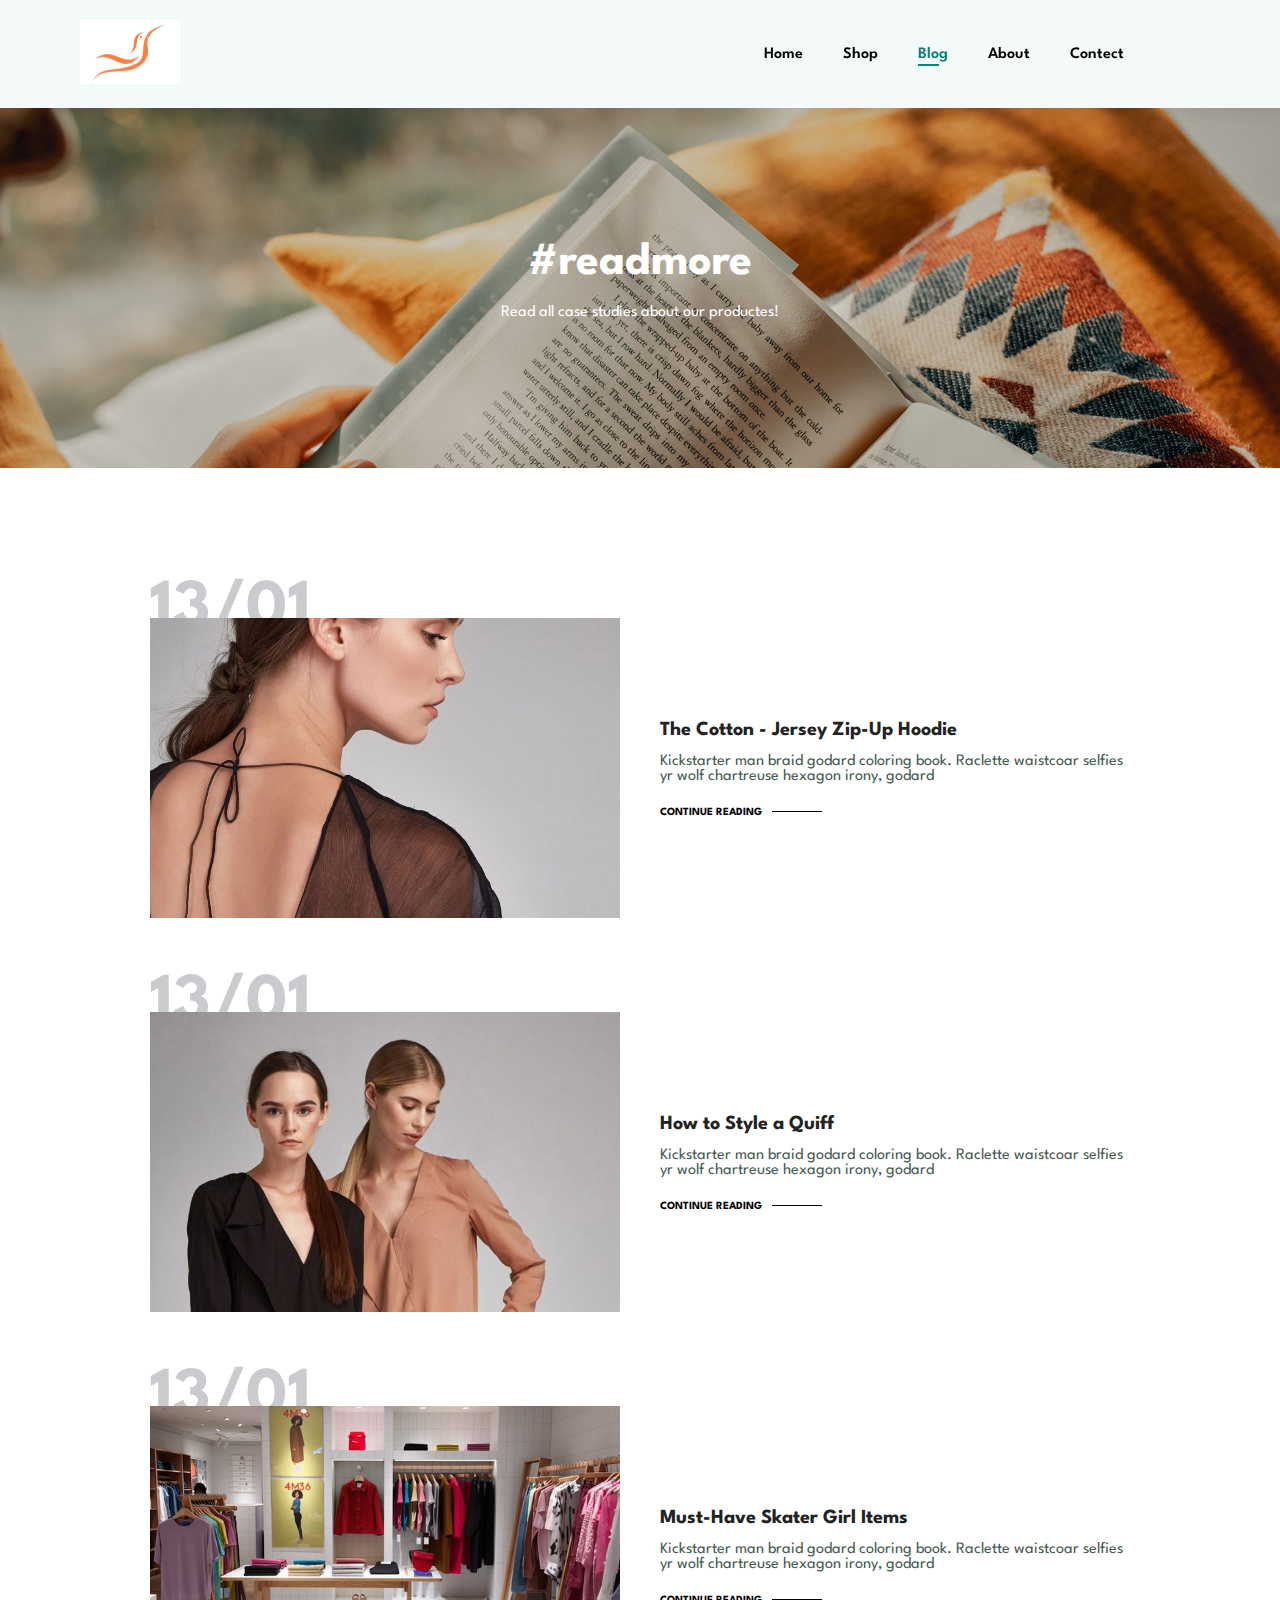
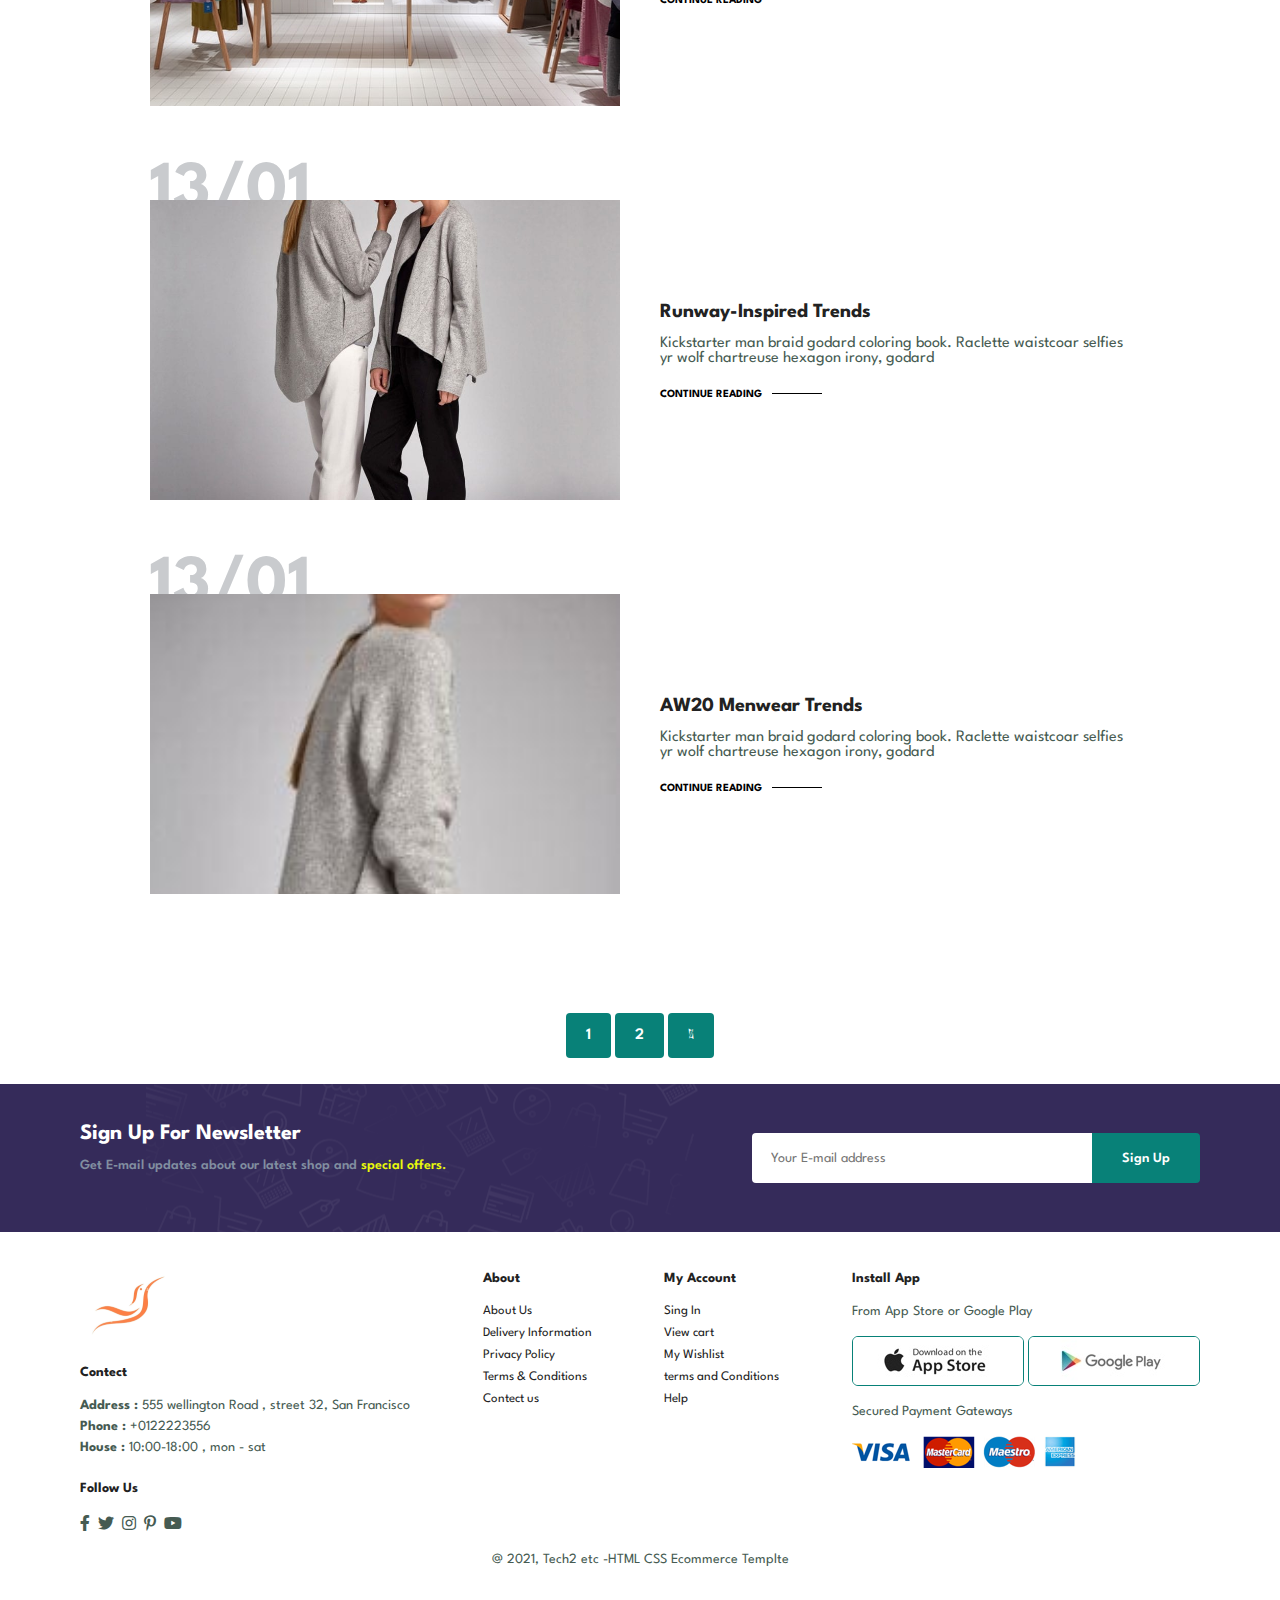
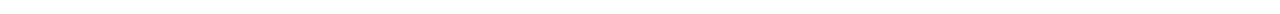
<file: blog.html>
<!DOCTYPE html>
<html lang="en">

    <head>
        <meta charset="UTF-8">
        <meta http-equiv="X-UA-Compatible" content="IE=edge">
        <meta name="viewport" content="width=device-width, initial-scale=1.0">
        <title>Tech2etc Ecommerce Tutorial</title>
        <link rel="stylesheet" href="https://pro.fontawesome.com/releases/v5.10.0/css/all.css" />

        <link rel="stylesheet" href="style.css">
    </head>

    <body>
        <section id="header">
            <a href="#"><img src="img/logo.png" class="logo" alt=""></a>
            <div>
                <ul id="navbar">
             
                    <li><a href="index.html">Home</a></li>
                    <li><a  href="shop.html">Shop</a></li>
                    <li><a class="active" href="blog.html">Blog</a></li>
                    <li><a href="about.html">About</a></li>
                    <li><a href="contact.html">Contect</a></li>
                    <li id="lg-bag"><a href="cart.html"><i class="far fa-shopping-bag"></i></a></li>
                    <a href="#" id="close"><i class="far fa-times"></i></a>
                </ul>
            </div>
            <div id="mobile">
                <a href="cart.html"><i class="far fa-shopping-bag"></i></a>
                <i id="bar" class="fas fa-outdent"></i>
                
            </div>
        </section>

        <section id="page-header" class="blog-header">
            <h2>#readmore</h2>
            <p>Read all case studies about our productes! </p>
        </section>

      <section id="blog"> 
        <div class="blog-box">
            <div class="blog-img">
            <img src="img/blog/b1.jpg" alt="">
        </div>
            <div class="blog-details"> 
                <h4>The Cotton - Jersey Zip-Up Hoodie</h4>
                <p>Kickstarter man braid godard coloring book. Raclette waistcoar selfies yr wolf chartreuse hexagon irony, godard</p>
                <a href="#">CONTINUE READING</a>
           
            </div>
            <h1> 13/01</h1>
        </div>

        <div class="blog-box">
            <div class="blog-img">
            <img src="img/blog/b2.jpg" alt="">
        </div>
            <div class="blog-details"> 
                <h4>How to Style a Quiff</h4>
                <p>Kickstarter man braid godard coloring book. Raclette waistcoar selfies yr wolf chartreuse hexagon irony, godard</p>
                <a href="#">CONTINUE READING</a>
           
            </div>
            <h1> 13/01</h1>
        </div>

        <div class="blog-box">
            <div class="blog-img">
            <img src="img/blog/b3.jpg" alt="">
        </div>
            <div class="blog-details"> 
                <h4>Must-Have Skater Girl Items</h4>
                <p>Kickstarter man braid godard coloring book. Raclette waistcoar selfies yr wolf chartreuse hexagon irony, godard</p>
                <a href="#">CONTINUE READING</a>
           
            </div>
            <h1> 13/01</h1>
        </div>

        <div class="blog-box">
            <div class="blog-img">
            <img src="img/blog/b4.jpg" alt="">
        </div>
            <div class="blog-details"> 
                <h4>Runway-Inspired Trends</h4>
                <p>Kickstarter man braid godard coloring book. Raclette waistcoar selfies yr wolf chartreuse hexagon irony, godard</p>
                <a href="#">CONTINUE READING</a>
           
            </div>
            <h1> 13/01</h1>

           
        </div><div class="blog-box">
            <div class="blog-img">
            <img src="img/blog/b5.jpg" alt="">
        </div>
            <div class="blog-details"> 
                <h4>AW20 Menwear Trends</h4>
                <p>Kickstarter man braid godard coloring book. Raclette waistcoar selfies yr wolf chartreuse hexagon irony, godard</p>
                <a href="#">CONTINUE READING</a>
           
            </div>
            <h1> 13/01</h1>
           
        </div>
      </section> 

        <section id="pagination" class="section-p1">
          <a href="#">1</a>
          <a href="#">2</a>
          <a href="#"><i class="fal fa-long-arrow-alt-right"></i></a>
        </section>

        <section id="newsletter" class="section-p1 .section-m1">
            <div class="newstext"> 
               <h4>Sign Up For Newsletter</h4>
               <p>Get E-mail updates about our latest shop and <span>special offers.</span></p> 
            </div>
            <div class="form">
                <input type="text" placeholder="Your E-mail address">
                <button class="normal">Sign Up</button>
            </div>
        </section>
        
        <footer class="section-p1"> 
            <div class="col">
                <img class="logo" src="img/logo.png" alt="">
                <h4>Contect</h4>
                <p><strong>Address : </strong>555 wellington Road , street 32, San Francisco</p>
                <p><strong>Phone : </strong>+0122223556</p>
                <p><strong>House : </strong>10:00-18:00 , mon - sat</p>
                <div class="follow">
                    <h4>Follow Us</h4>
                    <div class="icon">
                        <i class="fab fa-facebook-f"></i>
                        <i class="fab fa-twitter"></i>
                        <i class="fab fa-instagram"></i>
                        <i class="fab fa-pinterest-p"></i>
                        <i class="fab fa-youtube"></i>
                    </div>
                </div>
            </div>
            <div class="col">
                <h4>About</h4>
                <a href="#">About Us</a>
                <a href="#">Delivery Information</a>
                <a href="#">Privacy Policy</a>
                <a href="#">Terms & Conditions</a>
                <a href="#">Contect us</a>
            </div>
            <div class="col">
                <h4>My Account</h4>
                <a href="#">Sing In</a>
                <a href="#">View cart</a>
                <a href="#">My Wishlist</a>
                <a href="#">terms and Conditions</a>
                <a href="#">Help</a>
            </div>
            <div class="col install">
                <h4>Install App</h4>
                <p>From App Store or Google Play</p>
                <div class="row">
                    <img src="img/pay/app.jpg" alt="">
                    <img src="img/pay/play.jpg" alt="">
                </div>
                <p>Secured Payment Gateways</p>
                <img src="img/pay/pay.png" alt="">
            </div>
            <div class="copyright">
                <p>@ 2021, Tech2 etc -HTML CSS Ecommerce Templte</p>
            </div>
        </footer>


        <script src="script.js"></script>
    </body>

</html>
</file>
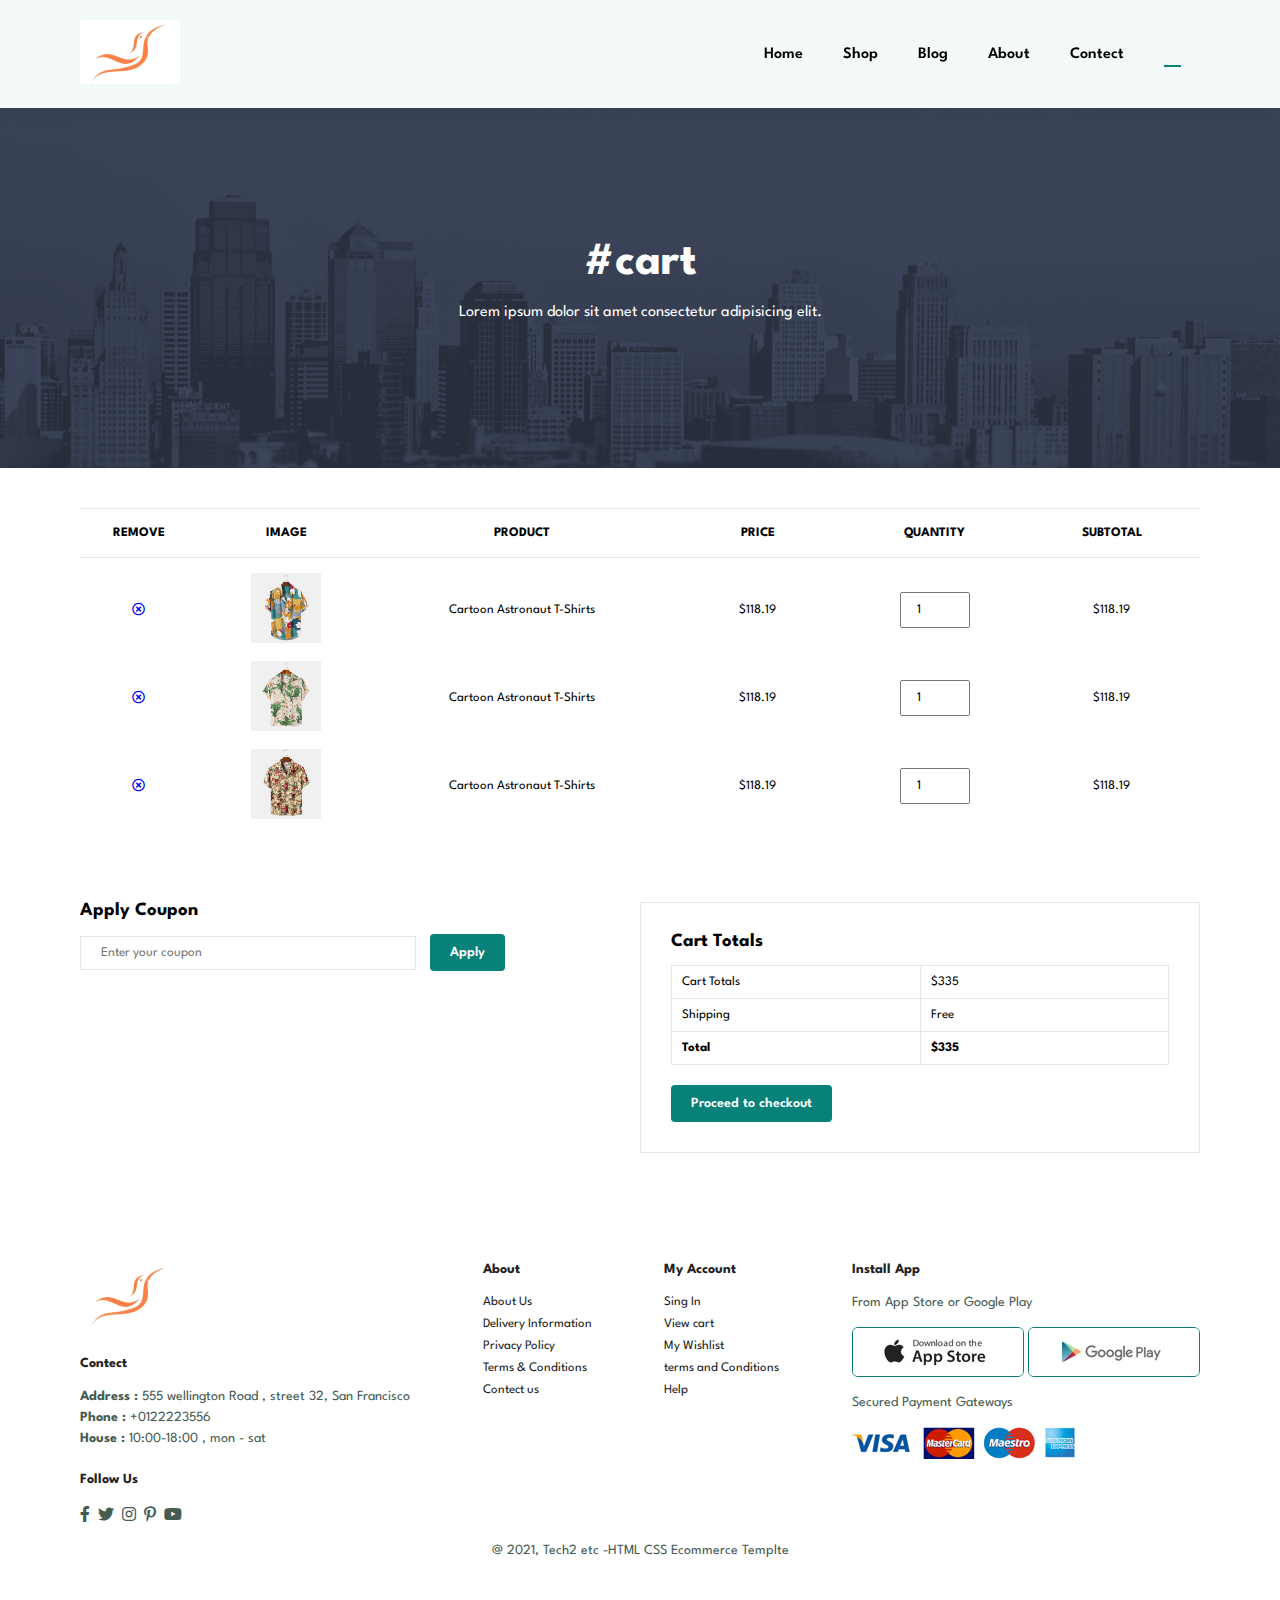
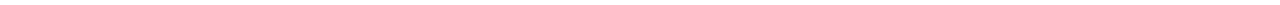
<file: cart.html>
<!DOCTYPE html>
<html lang="en">

    <head>
        <meta charset="UTF-8">
        <meta http-equiv="X-UA-Compatible" content="IE=edge">
        <meta name="viewport" content="width=device-width, initial-scale=1.0">
        <title>Document</title>

        <link rel="stylesheet" href="https://pro.fontawesome.com/releases/v5.10.0/css/all.css" />

        <link rel="stylesheet" href="style.css">
    </head>

    <body>
        <section id="header">
            <a href="#"><img src="img/logo.png" class="logo" alt=""></a>
            <div>
                <ul id="navbar">
             
                    <li><a href="index.html">Home</a></li>
                    <li><a  href="shop.html">Shop</a></li>
                    <li><a  href="blog.html">Blog</a></li>
                    <li><a href="about.html">About</a></li>
                    <li><a href="contact.html">Contect</a></li>
                    <li id="lg-bag"><a class="active" href="cart.html"><i class="far fa-shopping-bag"></i></a></li>
                    <a href="#" id="close"><i class="far fa-times"></i></a>
                </ul>
            </div>
            <div id="mobile">
                <a href="cart.html"><i class="far fa-shopping-bag"></i></a>
                <i id="bar" class="fas fa-outdent"></i>
                
            </div>
            </section>
    
            <section id="page-header" class="about-header">
            <h2>#cart</h2>
            <p>Lorem ipsum dolor sit amet consectetur adipisicing elit.</p>
            </section>

            <section id="cart" class="section-p1">
                <table width="100%">
                    <thead>
                        <tr> 
                            <td>Remove</td>
                            <td>Image</td>
                            <td>Product</td>
                            <td>Price</td>
                            <td>Quantity</td>
                            <td>Subtotal</td>
                        </tr>
                    </thead>
                    <tbody>
                        <tr> 
                            <td><a href="#"><i class="far fa-times-circle"></i></a></td>
                            <td><img src="img/products/f1.jpg" alt=""></td>
                            <td>Cartoon Astronaut T-Shirts</td>
                            <td>$118.19</td>
                            <td><input type="number" value="1"></td>
                            <td>$118.19</td>
                        </tr>
                        <tr> 
                            <td><a href="#"><i class="far fa-times-circle"></i></a></td>
                            <td><img src="img/products/f2.jpg" alt=""></td>
                            <td>Cartoon Astronaut T-Shirts</td>
                            <td>$118.19</td>
                            <td><input type="number" value="1"></td>
                            <td>$118.19</td>
                        </tr>
                        <tr> 
                            <td><a href="#"><i class="far fa-times-circle"></i></a></td>
                            <td><img src="img/products/f3.jpg" alt=""></td>
                            <td>Cartoon Astronaut T-Shirts</td>
                            <td>$118.19</td>
                            <td><input type="number" value="1"></td>
                            <td>$118.19</td>
                        </tr>
                    </tbody>
                </table>
            </section>
        <section id="cart-add" class="section-p1">
            <div id="coupon">
                <h3> Apply Coupon</h3>
                <div>
                    <input type="text" placeholder="Enter your coupon">
                    <button class="normal">Apply</button>
                </div>
            </div>
            <div id="subtotal">
                <h3>Cart Totals</h3>
                <table>
                    <tr>
                        <td>Cart Totals</td>
                        <td>$335</td>
                    </tr>
                    <tr>
                        <td>Shipping</td>
                        <td>Free</td>
                    </tr>
                    <tr>
                        <td><strong>Total</strong></td>
                        <td><strong>$335</strong></td>
                    </tr>
                </table>
                <button class="normal"> Proceed to checkout</button>
            </div>
        </section>
           <footer class="section-p1"> 
            <div class="col">
                <img class="logo" src="img/logo.png" alt="">
                <h4>Contect</h4>
                <p><strong>Address : </strong>555 wellington Road , street 32, San Francisco</p>
                <p><strong>Phone : </strong>+0122223556</p>
                <p><strong>House : </strong>10:00-18:00 , mon - sat</p>
                <div class="follow">
                    <h4>Follow Us</h4>
                    <div class="icon">
                        <i class="fab fa-facebook-f"></i>
                        <i class="fab fa-twitter"></i>
                        <i class="fab fa-instagram"></i>
                        <i class="fab fa-pinterest-p"></i>
                        <i class="fab fa-youtube"></i>
                    </div>
                </div>
            </div>
            <div class="col">
                <h4>About</h4>
                <a href="#">About Us</a>
                <a href="#">Delivery Information</a>
                <a href="#">Privacy Policy</a>
                <a href="#">Terms & Conditions</a>
                <a href="#">Contect us</a>
            </div>
            <div class="col">
                <h4>My Account</h4>
                <a href="#">Sing In</a>
                <a href="#">View cart</a>
                <a href="#">My Wishlist</a>
                <a href="#">terms and Conditions</a>
                <a href="#">Help</a>
            </div>
            <div class="col install">
                <h4>Install App</h4>
                <p>From App Store or Google Play</p>
                <div class="row">
                    <img src="img/pay/app.jpg" alt="">
                    <img src="img/pay/play.jpg" alt="">
                </div>
                <p>Secured Payment Gateways</p>
                <img src="img/pay/pay.png" alt="">
            </div>
            <div class="copyright">
                <p>@ 2021, Tech2 etc -HTML CSS Ecommerce Templte</p>
            </div>
           </footer>

        <script src="script.js"></script>

    </body>

</html>
</file>
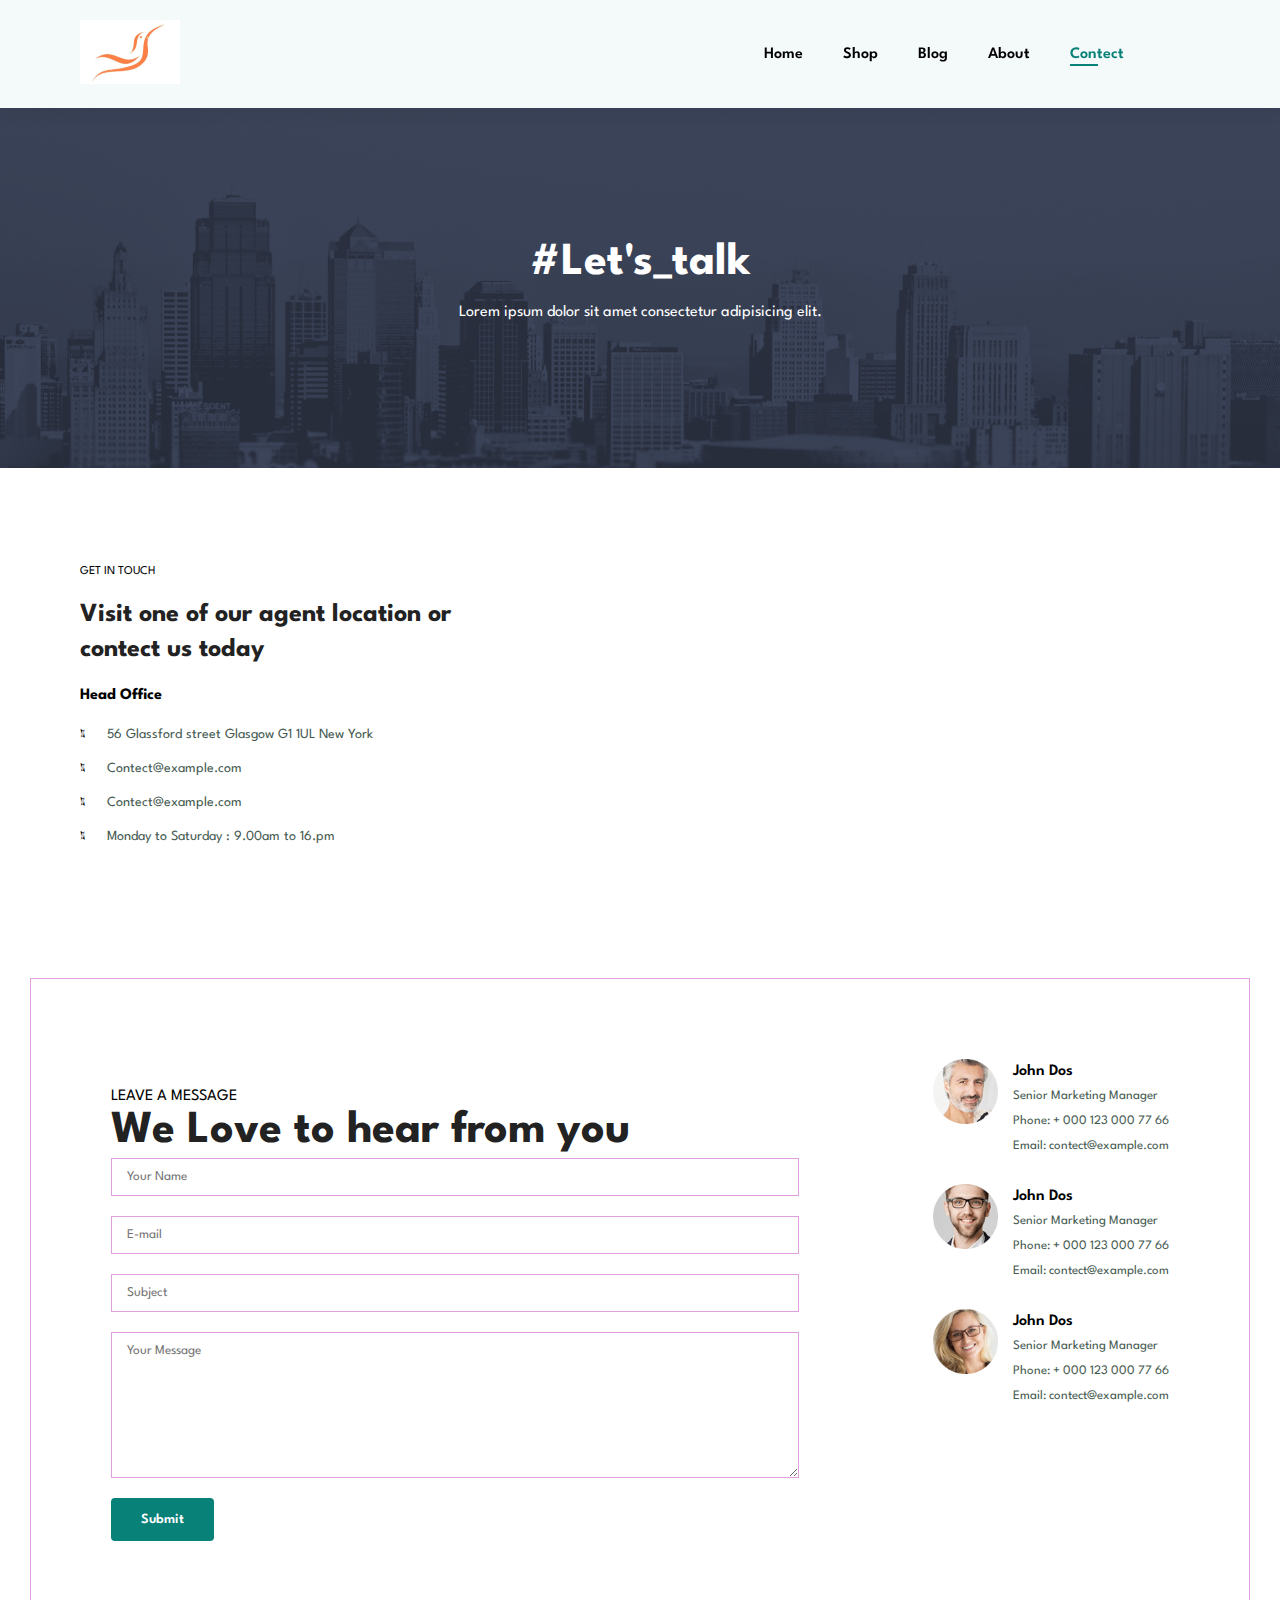
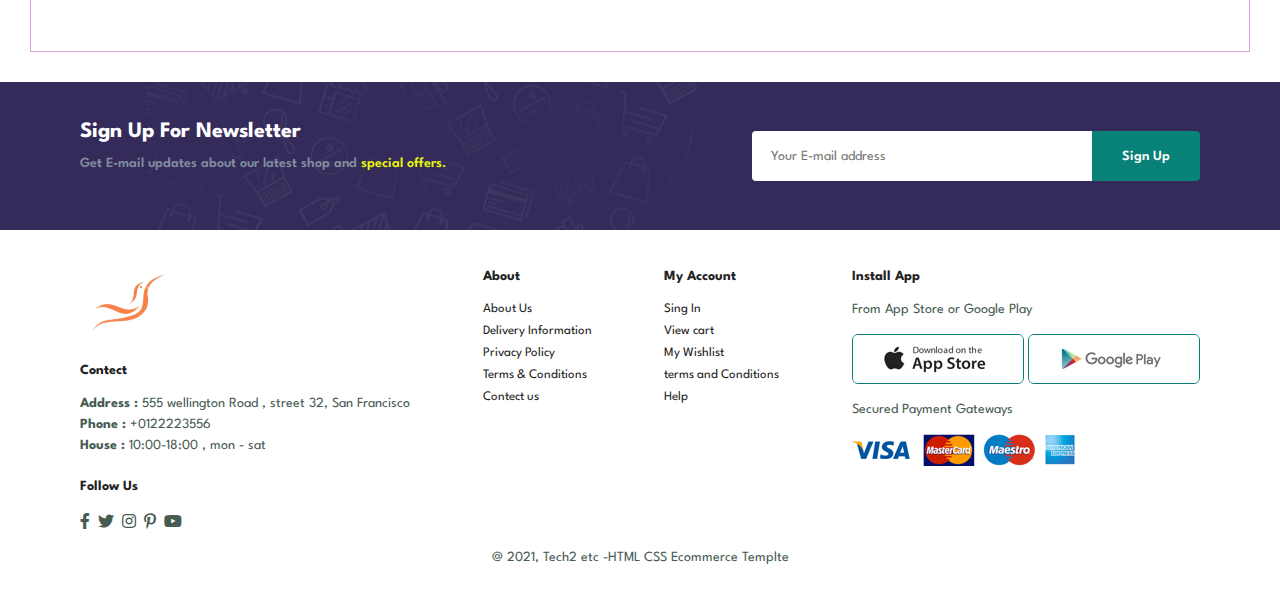
<file: contact.html>
<!DOCTYPE html>
<html lang="en">

    <head>
        <meta charset="UTF-8">
        <meta http-equiv="X-UA-Compatible" content="IE=edge">
        <meta name="viewport" content="width=device-width, initial-scale=1.0">
        <title>Document</title>

        <link rel="stylesheet" href="https://pro.fontawesome.com/releases/v5.10.0/css/all.css" />

        <link rel="stylesheet" href="style.css">
    </head>
    <body>
        <section id="header">
        <a href="#"><img src="img/logo.png" class="logo" alt=""></a>
        <div>
            <ul id="navbar">
         
                <li><a href="index.html">Home</a></li>
                <li><a  href="shop.html">Shop</a></li>
                <li><a  href="blog.html">Blog</a></li>
                <li><a href="about.html">About</a></li>
                <li><a  class="active" href="contact.html">Contect</a></li>
                <li id="lg-bag"><a href="cart.html"><i class="far fa-shopping-bag"></i></a></li>
                <a href="#" id="close"><i class="far fa-times"></i></a>
            </ul>
        </div>
        <div id="mobile">
            <a href="cart.html"><i class="far fa-shopping-bag"></i></a>
            <i id="bar" class="fas fa-outdent"></i>
            
        </div>
        </section>

        <section id="page-header" class="about-header">
        <h2>#Let's_talk</h2>
        <p>Lorem ipsum dolor sit amet consectetur adipisicing elit.</p>
        </section>

        <section id="contact-details" class="section-p1">
        <div class="details">
           <span> GET IN TOUCH</span>
           <h2>Visit one of our agent location or contect us today</h2>
           <h3>Head Office</h3>
           <div>
             <li> 
                <i class="fal fa-map"></i>
                <p>56 Glassford street Glasgow G1 1UL New York</p>
             </li>
             <li> 
                <i class="fal fa-envelope"></i>
                <p>Contect@example.com</p>
             </li>
             <li> 
                <i class="fal fa-phone-alt"></i>
                <p>Contect@example.com</p>
             </li>
             <li> 
                <i class="fal fa-clock"></i>
                <p>Monday to Saturday : 9.00am to 16.pm</p>
             </li>
           </div>
        </div>
        <div class="map">
            <iframe src="https://www.google.com/maps/embed?pb=!1m18!1m12!1m3!1d55939.41040251831!2d76.09840217685425!3d28.802721310147323!2m3!1f0!2f0!3f0!3m2!1i1024!2i768!4f13.1!3m3!1m2!1s0x3912612b5c6fb30f%3A0x257571e2388eb9eb!2z4KSt4KS_4KS14KS-4KSo4KWALCDgpLngpLDgpL_gpK_gpL7gpKPgpL4!5e0!3m2!1shi!2sin!4v1693628062324!5m2!1shi!2sin" width="600" height="450" style="border:0;" allowfullscreen="" loading="lazy" referrerpolicy="no-referrer-when-downgrade"></iframe>
        </div>

        </section>

        <section id="form-details">
        <form action="">
            <span>LEAVE A MESSAGE</span>
            <h2>We Love to hear from you</h2>
            <input type="text" placeholder="Your Name">
            <input type="text" placeholder="E-mail">
            <input type="text" placeholder="Subject">
            <textarea name="" id="" cols="30" rows="10" placeholder="Your Message"></textarea>
            <button class="normal">Submit</button>
        </form>
        <div class="people">
            <div>
                <img src="img/people/1.png" alt="">
                <p><span>John Dos</span>Senior Marketing Manager <br>Phone: + 000 123 000 77 66 <br>Email: contect@example.com</p>
            </div>
            <div>
                <img src="img/people/2.png" alt="">
                <p><span>John Dos</span>Senior Marketing Manager <br>Phone: + 000 123 000 77 66 <br>Email: contect@example.com</p>
            </div>
            <div>
                <img src="img/people/3.png" alt="">
                <p><span>John Dos</span>Senior Marketing Manager <br>Phone: + 000 123 000 77 66 <br>Email: contect@example.com</p>
            </div>
        </div>
        </section>

        <section id="newsletter" class="section-p1 .section-m1">
        <div class="newstext"> 
           <h4>Sign Up For Newsletter</h4>
           <p>Get E-mail updates about our latest shop and <span>special offers.</span></p> 
        </div>
        <div class="form">
            <input type="text" placeholder="Your E-mail address">
            <button class="normal">Sign Up</button>
        </div>
        </section>
    
       <footer class="section-p1"> 
        <div class="col">
            <img class="logo" src="img/logo.png" alt="">
            <h4>Contect</h4>
            <p><strong>Address : </strong>555 wellington Road , street 32, San Francisco</p>
            <p><strong>Phone : </strong>+0122223556</p>
            <p><strong>House : </strong>10:00-18:00 , mon - sat</p>
            <div class="follow">
                <h4>Follow Us</h4>
                <div class="icon">
                    <i class="fab fa-facebook-f"></i>
                    <i class="fab fa-twitter"></i>
                    <i class="fab fa-instagram"></i>
                    <i class="fab fa-pinterest-p"></i>
                    <i class="fab fa-youtube"></i>
                </div>
            </div>
        </div>
        <div class="col">
            <h4>About</h4>
            <a href="#">About Us</a>
            <a href="#">Delivery Information</a>
            <a href="#">Privacy Policy</a>
            <a href="#">Terms & Conditions</a>
            <a href="#">Contect us</a>
        </div>
        <div class="col">
            <h4>My Account</h4>
            <a href="#">Sing In</a>
            <a href="#">View cart</a>
            <a href="#">My Wishlist</a>
            <a href="#">terms and Conditions</a>
            <a href="#">Help</a>
        </div>
        <div class="col install">
            <h4>Install App</h4>
            <p>From App Store or Google Play</p>
            <div class="row">
                <img src="img/pay/app.jpg" alt="">
                <img src="img/pay/play.jpg" alt="">
            </div>
            <p>Secured Payment Gateways</p>
            <img src="img/pay/pay.png" alt="">
        </div>
        <div class="copyright">
            <p>@ 2021, Tech2 etc -HTML CSS Ecommerce Templte</p>
        </div>
       </footer>



        <script src="script.js"></script>

    </body>

</html>
</file>
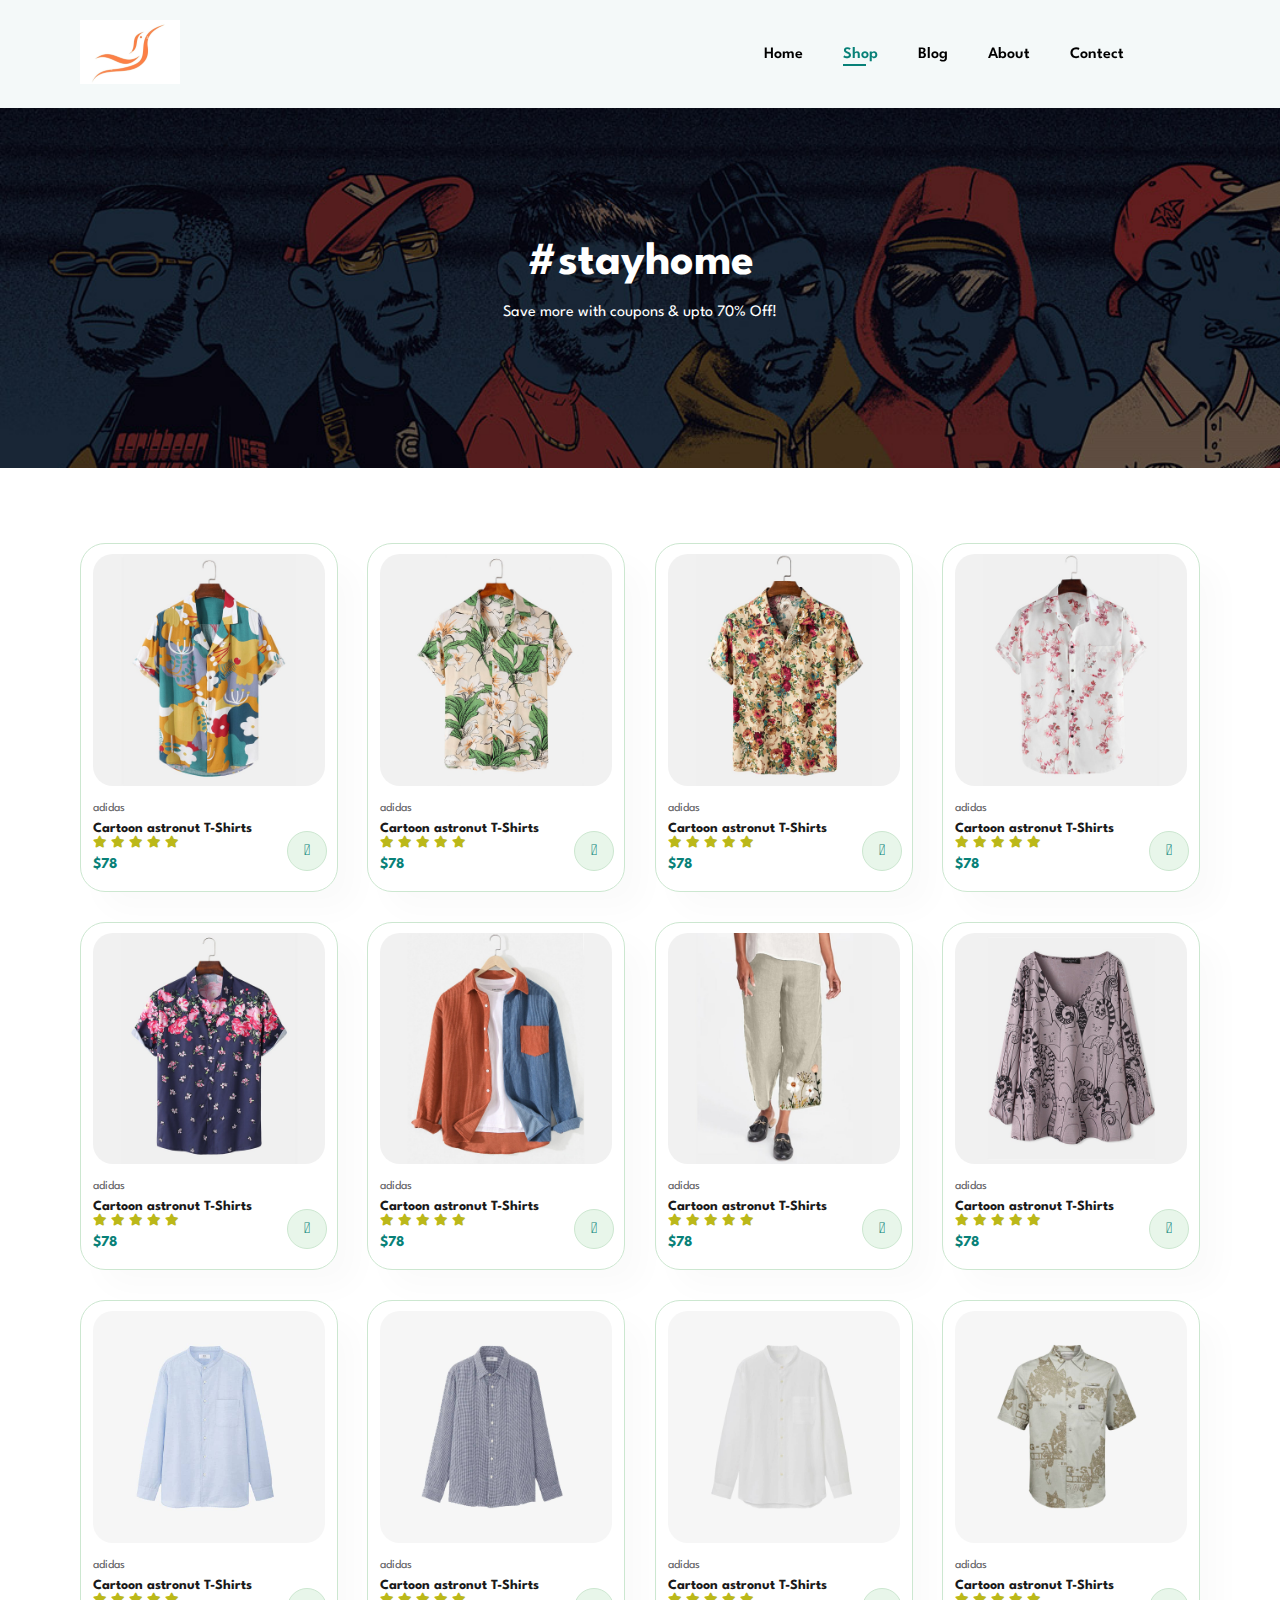
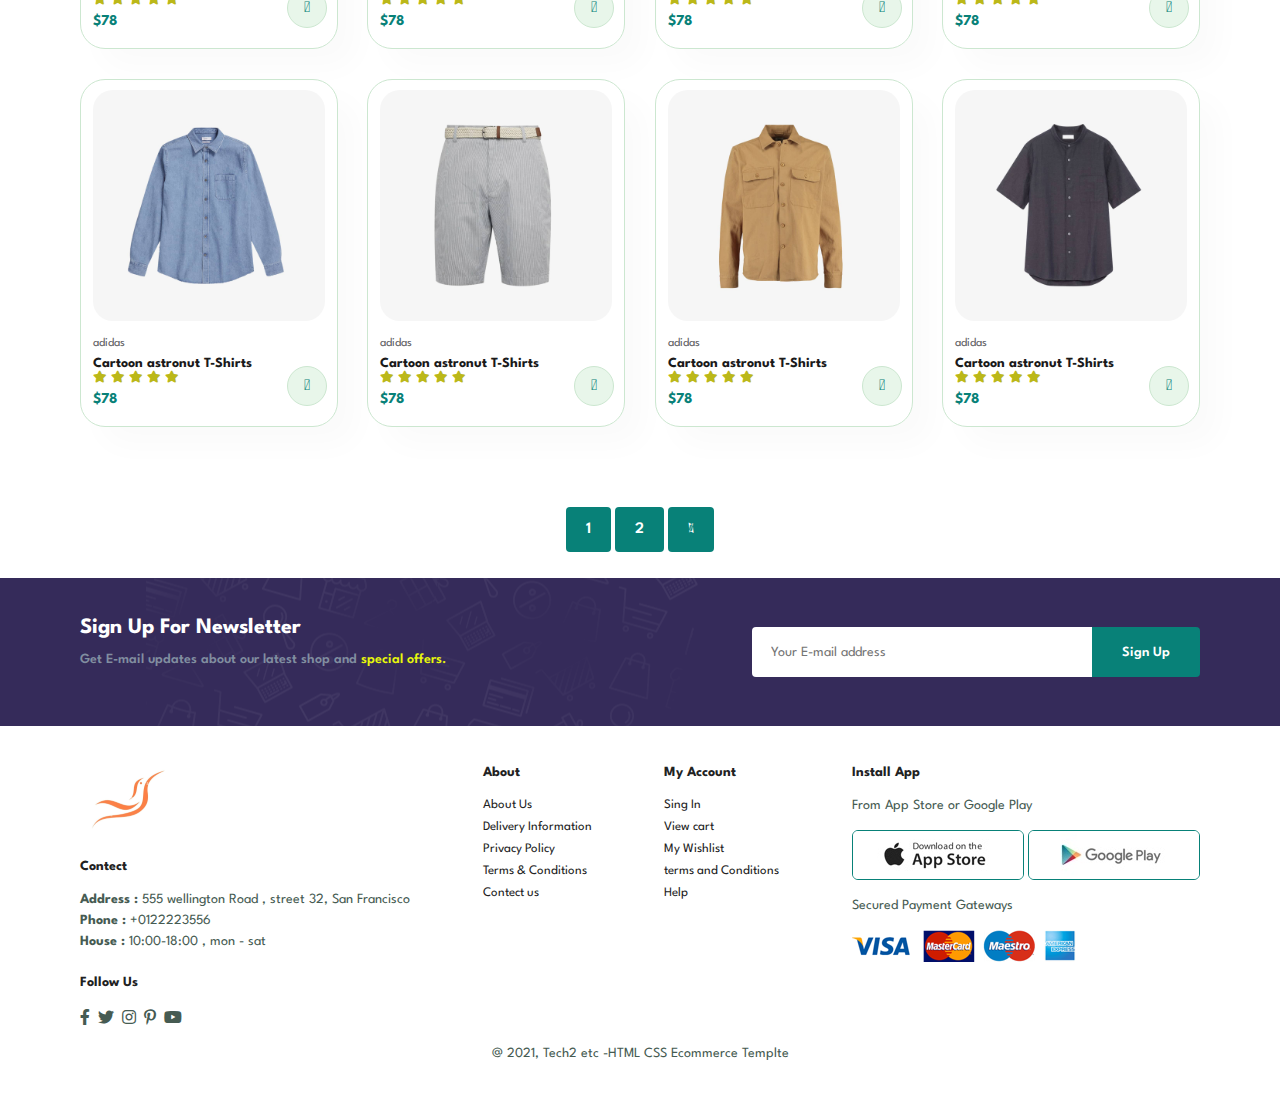
<file: shop.html>
<!DOCTYPE html>
<html lang="en">

    <head>
        <meta charset="UTF-8">
        <meta http-equiv="X-UA-Compatible" content="IE=edge">
        <meta name="viewport" content="width=device-width, initial-scale=1.0">
        <title>Tech2etc Ecommerce Tutorial</title>
        <link rel="stylesheet" href="https://pro.fontawesome.com/releases/v5.10.0/css/all.css" />

        <link rel="stylesheet" href="style.css">
    </head>

    <body>
            <section id="header">
                <a href="#"><img src="img/logo.png" class="logo" alt=""></a>
                <div>
                    <ul id="navbar">
                 
                        <li><a href="index.html">Home</a></li>
                        <li><a class="active" href="shop.html">Shop</a></li>
                        <li><a href="blog.html">Blog</a></li>
                        <li><a href="about.html">About</a></li>
                        <li><a href="contact.html">Contect</a></li>
                        <li id="lg-bag"><a href="cart.html"><i class="far fa-shopping-bag"></i></a></li>
                        <a href="#" id="close"><i class="far fa-times"></i></a>
                    </ul>
                </div>
                <div id="mobile">
                    <a href="cart.html"><i class="far fa-shopping-bag"></i></a>
                    <i id="bar" class="fas fa-outdent"></i>
                    
                </div>
            </section>

            <section id="page-header">
                <h2>#stayhome</h2>
                <p>Save more with coupons & upto 70% Off! </p>
            </section>
    
            <section id="product1" class="section-p1">
                <div class="pro-container">
                    <div class="pro"  onclick="window.location.href='sproduct.html';"> 
                        <img src="img/products/f1.jpg" alt="">
                        <div class="des">
                        <span>adidas</span>
                        <h5>Cartoon astronut T-Shirts</h5>
                        <div class="star">
                            <i class="fas fa-star"></i>
                            <i class="fas fa-star"></i>
                            <i class="fas fa-star"></i>
                            <i class="fas fa-star"></i>
                            <i class="fas fa-star"></i>
                        </div>
                        <h4>$78</h4>
                    </div> 
                    <a href="#"><i class="fal fa-shopping-cart cart"></i></a>
                    </div>
                    <div class="pro"> 
                        <img src="img/products/f2.jpg" alt="">
                        <div class="des">
                        <span>adidas</span>
                        <h5>Cartoon astronut T-Shirts</h5>
                        <div class="star">
                            <i class="fas fa-star"></i>
                            <i class="fas fa-star"></i>
                            <i class="fas fa-star"></i>
                            <i class="fas fa-star"></i>
                            <i class="fas fa-star"></i>
                        </div>
                        <h4>$78</h4>
                    </div> 
                    <a href="#"><i class="fal fa-shopping-cart cart"></i></a>
                    </div>
                    <div class="pro"> 
                        <img src="img/products/f3.jpg" alt="">
                        <div class="des">
                        <span>adidas</span>
                        <h5>Cartoon astronut T-Shirts</h5>
                        <div class="star">
                            <i class="fas fa-star"></i>
                            <i class="fas fa-star"></i>
                            <i class="fas fa-star"></i>
                            <i class="fas fa-star"></i>
                            <i class="fas fa-star"></i>
                        </div>
                        <h4>$78</h4>
                    </div> 
                    <a href="#"><i class="fal fa-shopping-cart cart"></i></a>
                    </div>
                    <div class="pro" > 
                        <img src="img/products/f4.jpg" alt="">
                        <div class="des">
                        <span>adidas</span>
                        <h5>Cartoon astronut T-Shirts</h5>
                        <div class="star">
                            <i class="fas fa-star"></i>
                            <i class="fas fa-star"></i>
                            <i class="fas fa-star"></i>
                            <i class="fas fa-star"></i>
                            <i class="fas fa-star"></i>
                        </div>
                        <h4>$78</h4>
                    </div> 
                    <a href="#"><i class="fal fa-shopping-cart cart"></i></a>
                    </div>
                    <div class="pro"> 
                        <img src="img/products/f5.jpg" alt="">
                        <div class="des">
                        <span>adidas</span>
                        <h5>Cartoon astronut T-Shirts</h5>
                        <div class="star">
                            <i class="fas fa-star"></i>
                            <i class="fas fa-star"></i>
                            <i class="fas fa-star"></i>
                            <i class="fas fa-star"></i>
                            <i class="fas fa-star"></i>
                        </div>
                        <h4>$78</h4>
                    </div> 
                    <a href="#"><i class="fal fa-shopping-cart cart"></i></a>
                    </div>
                    <div class="pro"> 
                        <img src="img/products/f6.jpg" alt="">
                        <div class="des">
                        <span>adidas</span>
                        <h5>Cartoon astronut T-Shirts</h5>
                        <div class="star">
                            <i class="fas fa-star"></i>
                            <i class="fas fa-star"></i>
                            <i class="fas fa-star"></i>
                            <i class="fas fa-star"></i>
                            <i class="fas fa-star"></i>
                        </div>
                        <h4>$78</h4>
                    </div> 
                    <a href="#"><i class="fal fa-shopping-cart cart"></i></a>
                    </div>
                    <div class="pro"> 
                        <img src="img/products/f7.jpg" alt="">
                        <div class="des">
                        <span>adidas</span>
                        <h5>Cartoon astronut T-Shirts</h5>
                        <div class="star">
                            <i class="fas fa-star"></i>
                            <i class="fas fa-star"></i>
                            <i class="fas fa-star"></i>
                            <i class="fas fa-star"></i>
                            <i class="fas fa-star"></i>
                        </div>
                        <h4>$78</h4>
                    </div> 
                    <a href="#"><i class="fal fa-shopping-cart cart"></i></a>
                    </div>
                    <div class="pro"> 
                        <img src="img/products/f8.jpg" alt="">
                        <div class="des">
                        <span>adidas</span>
                        <h5>Cartoon astronut T-Shirts</h5>
                        <div class="star">
                            <i class="fas fa-star"></i>
                            <i class="fas fa-star"></i>
                            <i class="fas fa-star"></i>
                            <i class="fas fa-star"></i>
                            <i class="fas fa-star"></i>
                        </div>
                        <h4>$78</h4>
                    </div> 
                    <a href="#"><i class="fal fa-shopping-cart cart"></i></a>
                    </div>
              
                    <div class="pro"> 
                        <img src="img/products/n1.jpg" alt="">
                        <div class="des">
                        <span>adidas</span>
                        <h5>Cartoon astronut T-Shirts</h5>
                        <div class="star">
                            <i class="fas fa-star"></i>
                            <i class="fas fa-star"></i>
                            <i class="fas fa-star"></i>
                            <i class="fas fa-star"></i>
                            <i class="fas fa-star"></i>
                        </div>
                        <h4>$78</h4>
                    </div> 
                    <a href="#"><i class="fal fa-shopping-cart cart"></i></a>
                    </div>
                    <div class="pro"> 
                        <img src="img/products/n2.jpg" alt="">
                        <div class="des">
                        <span>adidas</span>
                        <h5>Cartoon astronut T-Shirts</h5>
                        <div class="star">
                            <i class="fas fa-star"></i>
                            <i class="fas fa-star"></i>
                            <i class="fas fa-star"></i>
                            <i class="fas fa-star"></i>
                            <i class="fas fa-star"></i>
                        </div>
                        <h4>$78</h4>
                    </div> 
                    <a href="#"><i class="fal fa-shopping-cart cart"></i></a>
                    </div>
                    <div class="pro"> 
                        <img src="img/products/n3.jpg" alt="">
                        <div class="des">
                        <span>adidas</span>
                        <h5>Cartoon astronut T-Shirts</h5>
                        <div class="star">
                            <i class="fas fa-star"></i>
                            <i class="fas fa-star"></i>
                            <i class="fas fa-star"></i>
                            <i class="fas fa-star"></i>
                            <i class="fas fa-star"></i>
                        </div>
                        <h4>$78</h4>
                    </div> 
                    <a href="#"><i class="fal fa-shopping-cart cart"></i></a>
                    </div>
                    <div class="pro"> 
                        <img src="img/products/n4.jpg" alt="">
                        <div class="des">
                        <span>adidas</span>
                        <h5>Cartoon astronut T-Shirts</h5>
                        <div class="star">
                            <i class="fas fa-star"></i>
                            <i class="fas fa-star"></i>
                            <i class="fas fa-star"></i>
                            <i class="fas fa-star"></i>
                            <i class="fas fa-star"></i>
                        </div>
                        <h4>$78</h4>
                    </div> 
                    <a href="#"><i class="fal fa-shopping-cart cart"></i></a>
                    </div>
                    <div class="pro"> 
                        <img src="img/products/n5.jpg" alt="">
                        <div class="des">
                        <span>adidas</span>
                        <h5>Cartoon astronut T-Shirts</h5>
                        <div class="star">
                            <i class="fas fa-star"></i>
                            <i class="fas fa-star"></i>
                            <i class="fas fa-star"></i>
                            <i class="fas fa-star"></i>
                            <i class="fas fa-star"></i>
                        </div>
                        <h4>$78</h4>
                    </div> 
                    <a href="#"><i class="fal fa-shopping-cart cart"></i></a>
                    </div>
                    <div class="pro"> 
                        <img src="img/products/n6.jpg" alt="">
                        <div class="des">
                        <span>adidas</span>
                        <h5>Cartoon astronut T-Shirts</h5>
                        <div class="star">
                            <i class="fas fa-star"></i>
                            <i class="fas fa-star"></i>
                            <i class="fas fa-star"></i>
                            <i class="fas fa-star"></i>
                            <i class="fas fa-star"></i>
                        </div>
                        <h4>$78</h4>
                    </div> 
                    <a href="#"><i class="fal fa-shopping-cart cart"></i></a>
                    </div>
                    <div class="pro"> 
                        <img src="img/products/n7.jpg" alt="">
                        <div class="des">
                        <span>adidas</span>
                        <h5>Cartoon astronut T-Shirts</h5>
                        <div class="star">
                            <i class="fas fa-star"></i>
                            <i class="fas fa-star"></i>
                            <i class="fas fa-star"></i>
                            <i class="fas fa-star"></i>
                            <i class="fas fa-star"></i>
                        </div>
                        <h4>$78</h4>
                    </div> 
                    <a href="#"><i class="fal fa-shopping-cart cart"></i></a>
                    </div>
                    <div class="pro"> 
                        <img src="img/products/n8.jpg" alt="">
                        <div class="des">
                        <span>adidas</span>
                        <h5>Cartoon astronut T-Shirts</h5>
                        <div class="star">
                            <i class="fas fa-star"></i>
                            <i class="fas fa-star"></i>
                            <i class="fas fa-star"></i>
                            <i class="fas fa-star"></i>
                            <i class="fas fa-star"></i>
                        </div>
                        <h4>$78</h4>
                    </div> 
                    <a href="#"><i class="fal fa-shopping-cart cart"></i></a>
                    </div>
                </div>
            </section>
            
            <section id="pagination" class="section-p1">
              <a href="#">1</a>
              <a href="#">2</a>
              <a href="#"><i class="fal fa-long-arrow-alt-right"></i></a>
            </section>

            <section id="newsletter" class="section-p1 .section-m1">
                <div class="newstext"> 
                   <h4>Sign Up For Newsletter</h4>
                   <p>Get E-mail updates about our latest shop and <span>special offers.</span></p> 
                </div>
                <div class="form">
                    <input type="text" placeholder="Your E-mail address">
                    <button class="normal">Sign Up</button>
                </div>
            </section>
            
            <footer class="section-p1"> 
                <div class="col">
                    <img class="logo" src="img/logo.png" alt="">
                    <h4>Contect</h4>
                    <p><strong>Address : </strong>555 wellington Road , street 32, San Francisco</p>
                    <p><strong>Phone : </strong>+0122223556</p>
                    <p><strong>House : </strong>10:00-18:00 , mon - sat</p>
                    <div class="follow">
                        <h4>Follow Us</h4>
                        <div class="icon">
                            <i class="fab fa-facebook-f"></i>
                            <i class="fab fa-twitter"></i>
                            <i class="fab fa-instagram"></i>
                            <i class="fab fa-pinterest-p"></i>
                            <i class="fab fa-youtube"></i>
                        </div>
                    </div>
                </div>
                <div class="col">
                    <h4>About</h4>
                    <a href="#">About Us</a>
                    <a href="#">Delivery Information</a>
                    <a href="#">Privacy Policy</a>
                    <a href="#">Terms & Conditions</a>
                    <a href="#">Contect us</a>
                </div>
                <div class="col">
                    <h4>My Account</h4>
                    <a href="#">Sing In</a>
                    <a href="#">View cart</a>
                    <a href="#">My Wishlist</a>
                    <a href="#">terms and Conditions</a>
                    <a href="#">Help</a>
                </div>
                <div class="col install">
                    <h4>Install App</h4>
                    <p>From App Store or Google Play</p>
                    <div class="row">
                        <img src="img/pay/app.jpg" alt="">
                        <img src="img/pay/play.jpg" alt="">
                    </div>
                    <p>Secured Payment Gateways</p>
                    <img src="img/pay/pay.png" alt="">
                </div>
                <div class="copyright">
                    <p>@ 2021, Tech2 etc -HTML CSS Ecommerce Templte</p>
                </div>
            </footer>
    
    
        <script src="script.js"></script>
    </body>

</html>
</file>
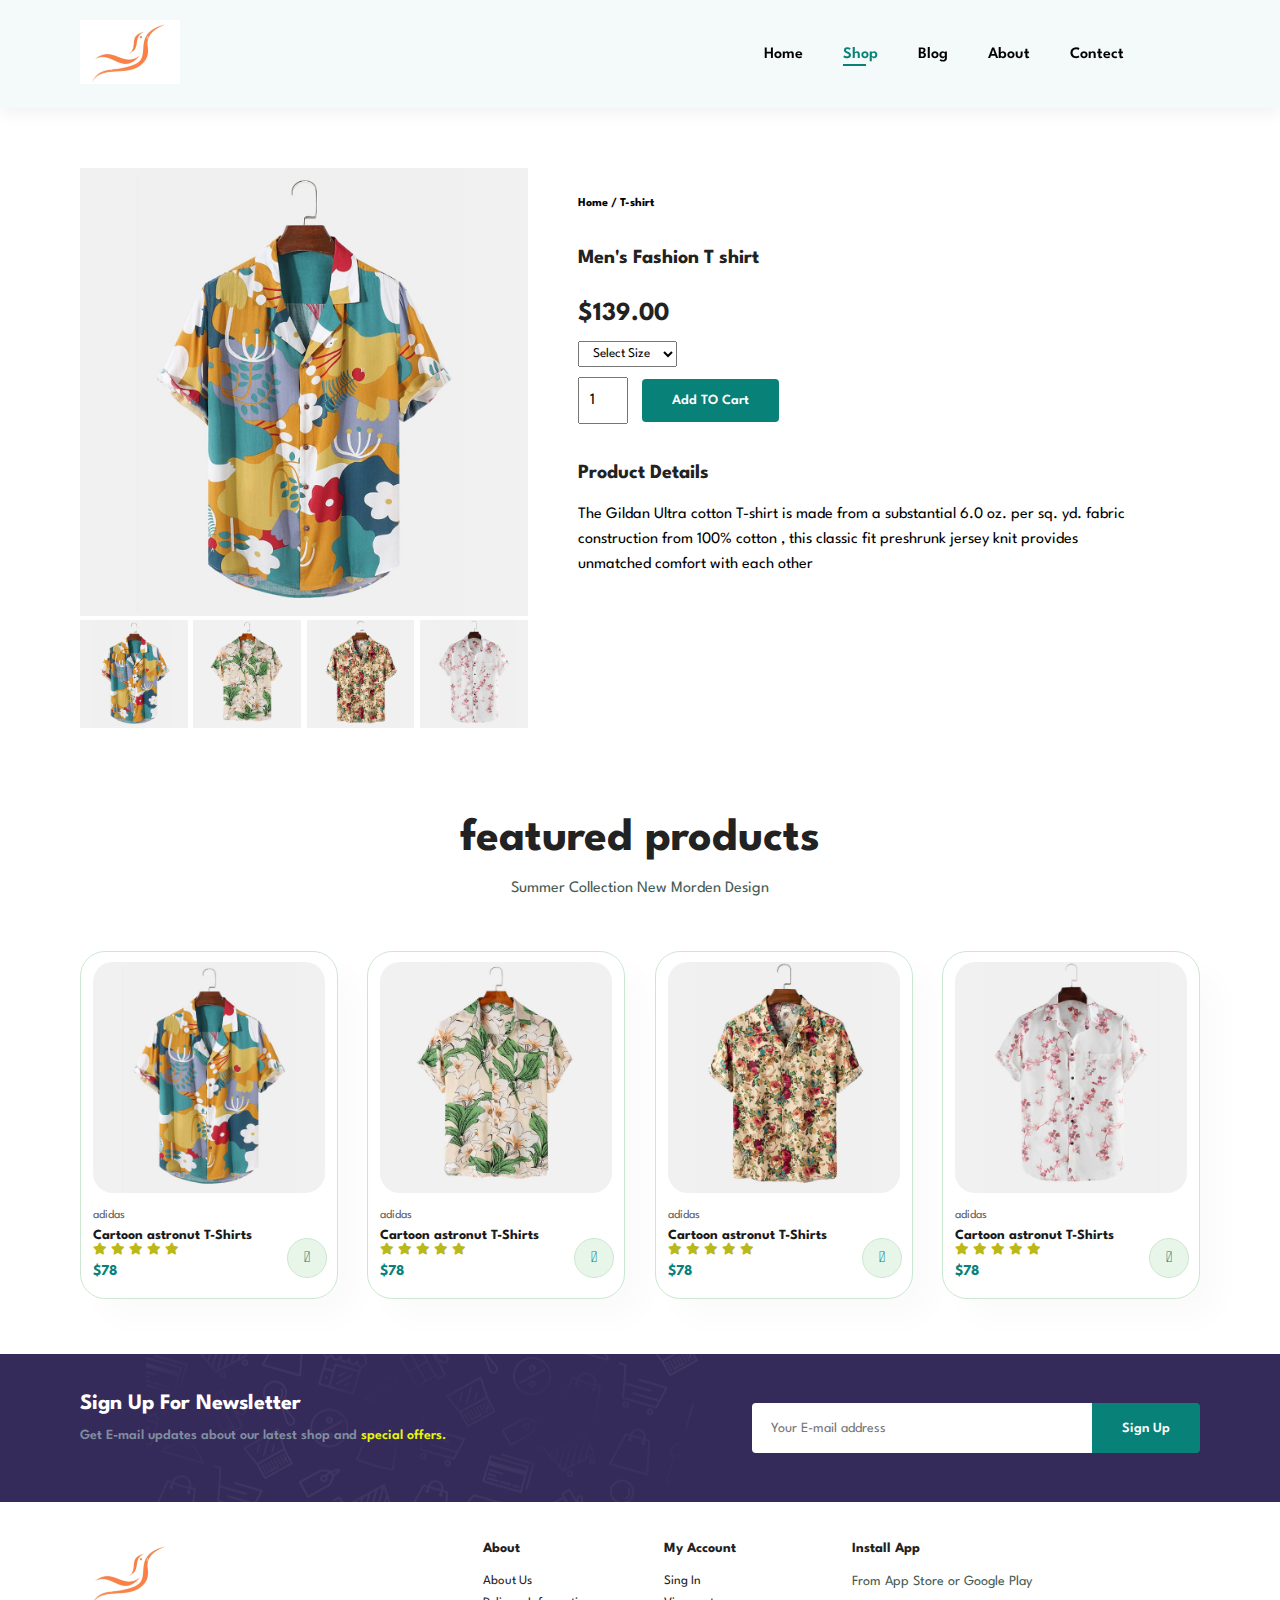
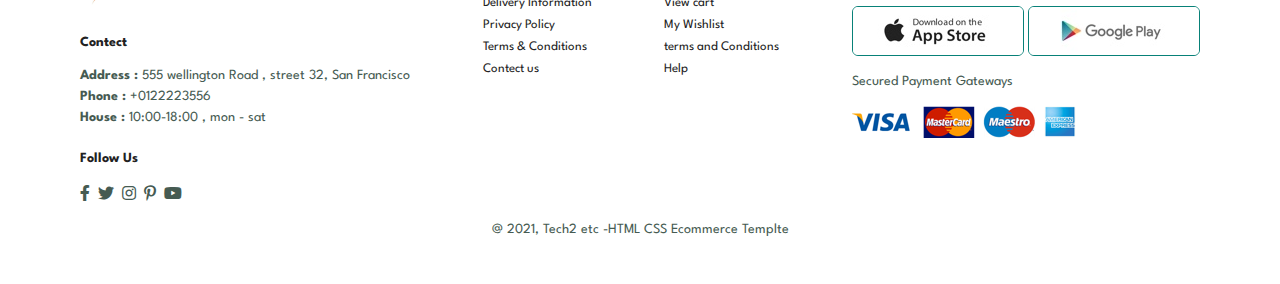
<file: sproduct.html>
<!DOCTYPE html>
<html lang="en">

    <head>
        <meta charset="UTF-8">
        <meta http-equiv="X-UA-Compatible" content="IE=edge">
        <meta name="viewport" content="width=device-width, initial-scale=1.0">
        <title>Tech2etc Ecommerce Tutorial</title>
        <link rel="stylesheet" href="https://pro.fontawesome.com/releases/v5.10.0/css/all.css" />

        <link rel="stylesheet" href="style.css">
    </head>

    <body>
        <section id="header">
            <a href="#"><img src="img/logo.png" class="logo" alt=""></a>
            <div>
                <ul id="navbar">
             
                    <li><a href="index.html">Home</a></li>
                    <li><a class="active" href="shop.html">Shop</a></li>
                    <li><a href="blog.html">Blog</a></li>
                    <li><a href="about.html">About</a></li>
                    <li><a href="contact.html">Contect</a></li>
                    <li id="lg-bag"><a href="cart.html"><i class="far fa-shopping-bag"></i></a></li>
                    <a href="#" id="close"><i class="far fa-times"></i></a>
                </ul>
            </div>
            <div id="mobile">
                <a href="cart.html"><i class="far fa-shopping-bag"></i></a>
                <i id="bar" class="fas fa-outdent"></i>
                
            </div>
        </section>

        <section id="prodetails" class="section-p1">
            <div class="single-pro-image">
                 <img src="img/products/f1.jpg" width="100%" id="MainImg" alt="">
                 <div class="small-img-group">
                    <div class="small-img-col">
                       <img src="img/products/f1.jpg" width="100%" class="small-img" alt="">
                    </div>
                    <div class="small-img-col">
                        <img src="img/products/f2.jpg" width="100%" class="small-img" alt="">
                     </div>
                     <div class="small-img-col">
                        <img src="img/products/f3.jpg" width="100%" class="small-img" alt="">
                     </div>
                     <div class="small-img-col">
                        <img src="img/products/f4.jpg" width="100%" class="small-img" alt="">
                     </div>
                 </div>
            </div>

            <div class="single-pro-details">
               <h6>Home / T-shirt</h6>
               <h4>Men's Fashion T shirt</h4>
               <h2>$139.00</h2>
               <select>
                <option> Select Size</option>
                <option> XL</option>
                <option> XXL </option>
                <option> small</option>
                <option> large</option>
               </select>
               <input type="number" value="1">
               <button class="normal"> Add TO Cart</button>
               <h4>Product Details</h4>
               <span>The Gildan Ultra cotton T-shirt is made from a substantial 6.0 oz. per sq. yd. fabric construction from 100% cotton , this classic fit preshrunk jersey knit provides unmatched comfort with each other</span>
            </div>
        </section>

        <section id="product1" class="section-p1">
            <h2>featured products</h2>
            <p>Summer Collection New Morden Design</p>
            <div class="pro-container">
                <div class="pro"> 
                    <img src="img/products/f1.jpg" alt="">
                    <div class="des">
                    <span>adidas</span>
                    <h5>Cartoon astronut T-Shirts</h5>
                    <div class="star">
                        <i class="fas fa-star"></i>
                        <i class="fas fa-star"></i>
                        <i class="fas fa-star"></i>
                        <i class="fas fa-star"></i>
                        <i class="fas fa-star"></i>
                    </div>
                    <h4>$78</h4>
                </div> 
                <a href="#"><i class="fal fa-shopping-cart cart"></i></a>
                </div>
                <div class="pro"> 
                    <img src="img/products/f2.jpg" alt="">
                    <div class="des">
                    <span>adidas</span>
                    <h5>Cartoon astronut T-Shirts</h5>
                    <div class="star">
                        <i class="fas fa-star"></i>
                        <i class="fas fa-star"></i>
                        <i class="fas fa-star"></i>
                        <i class="fas fa-star"></i>
                        <i class="fas fa-star"></i>
                    </div>
                    <h4>$78</h4>
                </div> 
                <a href="#"><i class="fal fa-shopping-cart cart"></i></a>
                </div>
                <div class="pro"> 
                    <img src="img/products/f3.jpg" alt="">
                    <div class="des">
                    <span>adidas</span>
                    <h5>Cartoon astronut T-Shirts</h5>
                    <div class="star">
                        <i class="fas fa-star"></i>
                        <i class="fas fa-star"></i>
                        <i class="fas fa-star"></i>
                        <i class="fas fa-star"></i>
                        <i class="fas fa-star"></i>
                    </div>
                    <h4>$78</h4>
                </div> 
                <a href="#"><i class="fal fa-shopping-cart cart"></i></a>
                </div>
                <div class="pro"> 
                    <img src="img/products/f4.jpg" alt="">
                    <div class="des">
                    <span>adidas</span>
                    <h5>Cartoon astronut T-Shirts</h5>
                    <div class="star">
                        <i class="fas fa-star"></i>
                        <i class="fas fa-star"></i>
                        <i class="fas fa-star"></i>
                        <i class="fas fa-star"></i>
                        <i class="fas fa-star"></i>
                    </div>
                    <h4>$78</h4>
                </div> 
                <a href="#"><i class="fal fa-shopping-cart cart"></i></a>
                </div>
               
            </div>
        </section>


        <section id="newsletter" class="section-p1 .section-m1">
            <div class="newstext"> 
               <h4>Sign Up For Newsletter</h4>
               <p>Get E-mail updates about our latest shop and <span>special offers.</span></p> 
            </div>
            <div class="form">
                <input type="text" placeholder="Your E-mail address">
                <button class="normal">Sign Up</button>
            </div>
        </section>

        <footer class="section-p1"> 
            <div class="col">
                <img class="logo" src="img/logo.png" alt="">
                <h4>Contect</h4>
                <p><strong>Address : </strong>555 wellington Road , street 32, San Francisco</p>
                <p><strong>Phone : </strong>+0122223556</p>
                <p><strong>House : </strong>10:00-18:00 , mon - sat</p>
                <div class="follow">
                    <h4>Follow Us</h4>
                    <div class="icon">
                        <i class="fab fa-facebook-f"></i>
                        <i class="fab fa-twitter"></i>
                        <i class="fab fa-instagram"></i>
                        <i class="fab fa-pinterest-p"></i>
                        <i class="fab fa-youtube"></i>
                    </div>
                </div>
            </div>
            <div class="col">
                <h4>About</h4>
                <a href="#">About Us</a>
                <a href="#">Delivery Information</a>
                <a href="#">Privacy Policy</a>
                <a href="#">Terms & Conditions</a>
                <a href="#">Contect us</a>
            </div>
            <div class="col">
                <h4>My Account</h4>
                <a href="#">Sing In</a>
                <a href="#">View cart</a>
                <a href="#">My Wishlist</a>
                <a href="#">terms and Conditions</a>
                <a href="#">Help</a>
            </div>
            <div class="col install">
                <h4>Install App</h4>
                <p>From App Store or Google Play</p>
                <div class="row">
                    <img src="img/pay/app.jpg" alt="">
                    <img src="img/pay/play.jpg" alt="">
                </div>
                <p>Secured Payment Gateways</p>
                <img src="img/pay/pay.png" alt="">
            </div>
            <div class="copyright">
                <p>@ 2021, Tech2 etc -HTML CSS Ecommerce Templte</p>
            </div>
        </footer>



        <script>
            // script for image change on click
            var MainImg = document.getElementById("MainImg");
            var smallimg = document.getElementsByClassName("small-img");

            smallimg[0].onclick = function(){
                MainImg.src = smallimg[0].src;
            }
            smallimg[1].onclick = function(){
                MainImg.src = smallimg[1].src;
            }
            smallimg[2].onclick = function(){
                MainImg.src = smallimg[2].src;
            }
            smallimg[3].onclick = function(){
                MainImg.src = smallimg[3].src;
            }
        </script>


        <script src="script.js"></script>
    </body>

</html>
</file>
<file: style.css>
@import url("https://fonts.googleapis.com/css2?family=Spartan:wght@100;200;300;400;500;600;700;800;900&display=swap");
* {
  margin: 0;
  padding: 0;
  box-sizing: border-box;
  font-family: "Spartan", sans-serif;
}

html {
  scroll-behavior: smooth;
}

/* Global Styles */

h1 {
  font-size: 50px;
  line-height: 64px;
  color: #222;
}

h2 {
  font-size: 46px;
  line-height: 54px;
  color: #222;
}

h4 {
  font-size: 20px;
  color: #222;
}

h6 {
  font-weight: 700;
  font-size: 12px;
}

p {
  font-size: 16px;
  color: #465b52;
  margin: 15px 0 20px 0;
}

.section-p1 {
  padding: 40px 80px;
}
.section-m1 {
  margin: 40px 0;
} 
button.normal{
  font-size: 14px;
  font-weight: 600;
  padding: 15px 30px;
  color: #000;
  background-color: #fff;
  border-radius: 4px;
  cursor: pointer;
  border: none;
  outline: none;
  transition: 0.2s;
}
button.white{
  font-size: 13px;
  font-weight: 600;
  padding: 11px 18px;
  color: #fddde4;
  background-color: transparent;
  cursor: pointer;
  border: 1px solid #fff;
  outline: none;
  transition: 0.2s;
}

body {
  width: 100%;
}
/* navebar */
#header {
  display: flex;
  align-items: center;
  justify-content: space-between;
  padding: 20px 80px;
  background-color: rgb(244, 249, 249);
  box-shadow: 0 5px 15px rgba(0, 0, 0, 0.06);
  z-index: 999;
  position: sticky;
  top: 0;
  left: 0;
}
#navbar {
display: flex;
align-items: center;
justify-content: center;
}
#navbar li{
  list-style: none;
  padding: 0 20px;
  position: relative;
}
#navbar li a{
  text-decoration: none;
  font-size: 16px;
  font-weight: 600;
  color: black ;
  transition: 0.3s ease;
}
#navbar li a:hover, 
#navbar li a.active{
  color: #088178;
}
#navbar li a.active::after,
#navbar li a:hover::after{
  content: "";
  width: 30%;
  height: 2px;
  background-color: #088178;
  position: absolute;
  bottom: -4px;
  left: 20px;
}
#mobile{
  display: none;
  align-items: center;
}
#close{
display: none;
}  


/* home page */


#hero{
  background-image: url("img/images5.jpg");
  height: 90vh;
  width: 100%;
  background-size: cover;
  background-position: top 25% right 0%;
  padding: 0 80px;
  display: flex;
  flex-direction: column;
  align-items: flex-start;
  justify-content: center;

}
#hero h4{
  padding-bottom: 15px;
}
#hero h1{
  color: #088178;
}
#hero button{
  background-image: url("img/button1.png");
  background-color: transparent;
  color: #088178;
  border: 0;
  padding: 14px 80px 70px 65px;
  background-repeat: no-repeat;
  cursor: pointer;
  font-weight: 700;
  font-size: 15px;
}
#feature{
  display: flex;
  align-items: center;
  justify-content: space-between;
  flex-wrap: wrap;
}
#feature .fe-box{
  width: 180px;
  text-align: center;
  padding: 15px;
  box-shadow:20px 20px 34px rgba(0, 0, 0, 0.03) ;
  border: 1px solid #cce7d0;
  border-radius: 4px;
  margin: 15px 0;
}
#feature .fe-box:hover{
  box-shadow:10px 10px 54px rgba(114, 47, 5, 0.03) ;
}
#feature .fe-box img{
  width: 100%;
  margin-bottom: 10px;
}
#feature .fe-box h6{
  display: inline-block;
  padding: 9px 8px 6px 8px;
  line-height: 1;
  border-radius: 4px;
  color: #088178;
  background-color: #fddde4;
}
#feature .fe-box:nth-child(2) h6{
  background-color: rgb(195, 238, 238);
}
#feature .fe-box:nth-child(3) h6{
  background-color: rgb(185, 236, 194);
}
#feature .fe-box:nth-child(4) h6{
  background-color: rgb(242, 250, 172);
}
#feature .fe-box:nth-child(5) h6{
  background-color: rgb(229, 183, 171);
}
#feature .fe-box:nth-child(6) h6{
  background-color: rgb(163, 231, 181);
}
#product1{
  text-align: center;

}
#product1 .pro-container{
  display: flex;
  justify-content: space-between;
  padding-top: 20px;
  flex-wrap: wrap;
  
}
#product1 .pro{
  width: 23%;
  min-width: 250px;
  padding: 10px 12px ;
  border: 1px solid #cce7d0;
  border-radius: 25px;
  cursor:pointer;
  box-shadow: 20px 20px 30px rgba(0, 0, 0, 0.02);
  margin: 15px 0;
  transition: 0.2s ease;
  position: relative;
}
#product1 .pro:hover {
  box-shadow: 20px 20px 30px rgba(0, 0, 0, 0.06);
}

#product1 .pro img{
  width: 100%;
  border-radius: 20px;
}
#product1 .pro .des{
  text-align: start;
  padding: 10px 0;
}
#product1 .pro .des span{
  color: #606063;
  font-size: 12px;
}
#product1 .pro .des h5{
  padding-top: 7px;
  color: #1a1a1a;
  font-size: 14px;
}
#product1 .pro .des i{
  font-size: 12px;
  color: rgb(187, 184, 25) ;
}#product1 .pro .des h4{
  padding-top: 7px;
  font-size: 15px;
  font-weight: 700;
  color: #088178;

}
#product1 .pro .cart{
  width: 40px;
  height: 40px;
  line-height: 40px;
  border-radius: 50px;
  background-color: #e8f6ea;
  font-weight: 500;
  color: #088178;
  border:1px solid #cce7d0;
  position: absolute;
  bottom: 20px;
  right:10px;
}
#banner{
  display: flex;
  flex-direction: column;
  justify-content: center;
  align-items: center;
  text-align: center;
  background-image: url(img/img6.jpg);
  width: 100%;
  height: 40vh;
  background-size: cover;
  background-position: center;

}
#banner h4{
  color: #fff;
  font-size: 16px;

}
#banner h2{
  color: #fff;
  font-size: 30px;
  padding:10px 0 ;

}
#banner h2 span{
  color: #fe0909;
}
#banner button:hover{
  background-color: #465b52;
  color: #fff;
}
#sm-banner{
  display: flex;
  justify-content: space-between;
  flex-wrap: wrap;
  
}
#sm-banner .banner-box{
  display: flex;
  flex-direction: column;
  justify-content: center;
  align-items: flex-start;
  background-image: url(img/img10.jpg);
  min-width: 580px;
  height: 50vh;
  background-size: cover;
  background-position: center;
  padding: 30px;
}
#sm-banner .banner-box2{
  background-image: url(img/img7.jpg);
}

#sm-banner h4{
  color:#fff;
  font-size: 20px;
  font-weight: 300;
}
#sm-banner h2{
  color: #f8fbfb;
  font-size: 28px;
  font-weight: 800;
}
#sm-banner span{
  color: #fff;
  font-size: 14px;
  font-weight: 500;
  padding-bottom: 15px;
}
#sm-banner .banner-box:hover button{
  background: #088178;
  border: 1px solid #088178;
}
#banner3{
  display: flex;
  justify-content:space-between;
  flex-wrap: wrap;
  padding: 0 80px;
  
}
#banner3 .banner-box{
    display: flex;
    flex-direction: column;
    justify-content: center;
    align-items: flex-start;
    background-image: url(img/banner/b7.jpg);
    min-width: 30px;
    height: 30vh;
    background-size: cover;
    background-position: center;
    padding: 80px;
    margin-bottom:20px;
  }
  #banner3 .banner-box2{
    background-image: url(img/banner/b4.jpg);
  }
  #banner3 .banner-box3{
    background-image: url(img/banner/b18.jpg);
  }
  #banner3 h2{
    color: #fff;
    font-weight: 900;
    font-size: 22px;
  }
  #banner3 h3{
    color: #da3535;
    font-weight: 800;
    font-size: 15px;
  }
  #newsletter{
    display: flex;
    justify-content: space-between;
    flex-wrap: wrap;
    align-items: center;
    background-image: url("img/banner/b14.png");
    background-repeat: no-repeat;
    background-position: 20% 30%;
    background-color: #352b5a;
  }
  #newsletter h4{
    font-size: 22px;
    font-weight: 700;
    color: #fff;
  }
  #newsletter p{
    font-size: 14px;
    font-weight: 600;
    color: #818ea0;
  }
  #newsletter p span{
    color: #e8f80b;
  } 
  #newsletter .form{
    display: flex;
    width: 40%;
  }
  #newsletter input{
    height: 3.125rem;
    padding: 0 1.25em;
    font-size: 14px;
    width: 100%;
    border: 1px solid transparent;
    border-radius: 4px;
    outline: none;
    border-top-right-radius: 0;
    border-bottom-right-radius: 0;
  }
  #newsletter button{
    background-color: #088178;
    color: #fff;
    white-space: nowrap;
    border-top-left-radius: 0;
    border-bottom-left-radius: 0;
  }
footer{
  display: flex;
  justify-content: space-between;
  flex-wrap: wrap;
}
footer .col{
  display: flex;
  flex-direction: column;
  align-items: flex-start;
  margin-bottom: 20px ;
}
footer .logo{
  margin-bottom: 30px;
}
footer h4{
  font-size: 14px;
  padding-bottom: 20px;
}
footer p{
  font-size: 14px;
  margin: 0 0 8px 0;
}
footer a{
  font-size: 13px;
  text-decoration: none;
  color: #222;
  margin-bottom: 10px;
}
footer .follow{
  margin-top: 20px;
}
footer .follow i{
  color: #465b52;
  padding-right: 4px;
  cursor: pointer;
}
footer .install .row img{
  border: 1px solid #088178;
  border-radius: 6px;
}
footer .install img{
  margin: 10px 0 15px 0;
}
footer .follow i:hover,
footer a:hover{
  color: #088178;
}
footer .copyright{
  width: 100%;
  text-align: center;
}


/*             shop page             */

#page-header{
  background-image: url("img/banner/b1.jpg");
  height: 40vh;
  width: 100%;
  background-size: cover;
  display: flex;
  flex-direction: column;
  justify-content: center;
  text-align: center;
  padding: 14px;
}
#page-header h2,
#page-header p{
  color: #fff;
}
#pagination{
  text-align: center;
}
#pagination a{
  text-decoration: none;
  background-color: #088178;
  padding: 15px 20px;
  border-radius: 4px;
  color: #fff;
  font-weight: 600;
} 
#pagination a i{
  font-size: 16px;
  font-weight: 600;
}


/*             single product              */

#prodetails{
  display: flex;
  margin-top: 20px;
}
#prodetails .single-pro-image{
  width: 40%;
  margin-right: 50px;
}
.small-img-group{
  display: flex;
  justify-content: space-between;
}
.small-img-col{
  flex-basis: 24%;
  cursor: pointer;
}
#prodetails .single-pro-details{
  width: 50%;
  padding-top: 30px;
}
#prodetails .single-pro-details h4{
  padding: 40px 0 20px 0;
}
#prodetails .single-pro-details h2{
  font-size: 26px;
}
#prodetails .single-pro-details select{
  display: flex;
  padding: 5px 10px;
  margin-bottom: 10px;
}
#prodetails .single-pro-details input{
  width: 50px;
  height: 47px;
  padding-left: 10px;
  font-size: 16px;
  margin-right: 10px;
}
#prodetails .single-pro-details input:focus{
  outline: none;
}
#prodetails .single-pro-details button{
  background-color: #088178;
  color: #fff;
}
#prodetails .single-pro-details span{
  line-height: 25px;
}

/*          Blog page              */


#page-header.blog-header{
  background-image: url("img/banner/b19.jpg");
}
#blog{
  padding: 150px 150px 0 150px;
}
#blog .blog-box{
  display: flex;
  align-items: center;
  width: 100%;
  position: relative;
  padding-bottom: 90px;
}
#blog .blog-img{
  width: 50%;
  margin-right: 40px;
}
#blog img{
  width: 100%;
  height: 300px;
  object-fit: cover;

}
#blog .blog-details{
  width: 50%;
}
#blog .blog-details a{
  text-decoration: none; 
  font-size: 11px;
  color: #000;
  font-weight: 700;
  position: relative;
  transition: 0.3s;
}
#blog .blog-details a::after {
  content: "";
  width: 50px;
  height: 1px;
  background-color: #000;
  position: absolute;
  top: 4px;
  right: -60px;
}
#blog .blog-details a:hover{
  color: #088178;

}
#blog .blog-details a:hover:after{
  background-color: #088178;
}
#blog .blog-box h1{
  position: absolute;
  top: -40px;
  left: 0;
  font-size: 70px;
  font-weight: 700;
  color: #c9cbce;
  z-index: -9;
}


/*                 About page               */

#page-header.about-header{
  background-image: url("img/about/banner.png");
}
#about-head{
  display: flex;
  align-items: center;
}
#about-head img{
  width: 50%;
  height: auto;

}
#about-head div{
  padding-left: 40px;
}
#about-app{
  text-align: center;
}
#about-app .video{
  width: 70%;
  height: 100%;
  margin: 30px auto 0 auto;
}
#about-app .video video{
  width: 100%;
  height: 100%;
border-radius: 20px;}



/*               content page                  */


#contact-details{
  display: flex;
  align-items: center;
  justify-content: space-between;

}

#contact-details .details{
  width: 40%;
}
#contact-details .details span,
#form-details from span{
    font-size: 12px;
}

#contact-details .details h2,
#form-details from h2 {
  font-size: 26px;
  line-height: 35px;
  padding: 20px 0;

}
#contact-details .details h3{
  font-size: 16px;
 padding-bottom: 15px;
}
#contact-details .details li{
  list-style: none;
  display: flex;
  padding: 10px 0;
}
#contact-details .details li i{
  font-size: 14px;
  padding-right: 22px;
}

#contact-details .details li p{
  margin: 0;
  font-size: 14px;
}
#contact-details .map{
  width: 55%;
  height: 400px;
}
#contact-details .map iframe{
  width: 100%;
  height: 100%;
}
#form-details{
  display: flex;
  justify-content: space-between;
  margin: 30px;
  padding: 80px;
  border: 1px solid #e1a1e1;
}
#form-details form{
  width: 65%;
  display: flex;
  flex-direction: column;
  align-items: flex-start;
  padding: 30px 0;
}
#form-details form input,
#form-details form textarea{
  width: 100%;
  padding: 12px 15px;
  outline: none;
  margin-bottom: 20px;
  border: 1px solid #e1a1e1;
}
#form-details form button{
  background-color: #088178;
  color: #fff;
}
#form-details .people div{
  padding-bottom: 25px;
  display: flex;
  align-items: flex-start;
}
#form-details .people div img{
  width: 65px;
  height: 65px;
  object-fit: cover;
  margin-right: 15px;
}
#form-details .people div p{
  margin: 0;
  font-size: 13px;
  line-height: 25px;
}
#form-details .people div p span{
  display: block;
  font-size: 16px;
  font-weight: 600;
  color: #000;
}

/*                    cart page                 */

#cart {
  overflow-x: auto;
}
#cart table{
  width: 100%;
  border-collapse: collapse;
  table-layout: fixed;
  white-space: nowrap;
}
#cart table img{
  width: 70px;
}
#cart table td:nth-child(1){
  width: 100px;
  text-align: center;
}
#cart table td:nth-child(2){
  width: 150px;
  text-align: center;
}
#cart table td:nth-child(3){
  width: 250px;
  text-align: center;
}
#cart table td:nth-child(4),
#cart table td:nth-child(5),
#cart table td:nth-child(6){
  width: 150px;
  text-align: center;
}
#cart table td:nth-child(5) input{
  width: 70px;
  padding: 10px 5px 10px 15px;
}
#cart table thead{
  border: 1px solid #e2e9e1;
  border-left: none;
  border-right: none;
}
#cart table thead td{
font-weight: 700;
text-transform: uppercase;
font-size: 13px;
padding: 18px 0;
}
#cart table tbody tr td{
  padding-top: 15px;
} 
#cart table tbody td{
  font-size: 13px;
}
#cart-add{
  display: flex;
  flex-wrap: wrap;
  justify-content: space-between;
}
#coupon{
width: 50%;
margin-bottom: 30px;
}
#coupon h3,
#subtotal h3{
  padding-bottom: 15px;
}
#coupon input{
  padding: 10px 20px ;
  outline: none;
  width: 60%;
  margin-right: 10px;
  border: 1px solid #e2e9e1;
}
#coupon button,
#subtotal button{
  background-color: #088178;
  color: #fff;
  padding: 12px 20px;
}
#subtotal{
  width: 50%;
  margin-bottom: 30px;
  border: 1px solid #e2e9e1;
  padding: 30px;
}
#subtotal table{
  border-collapse: collapse;
  width: 100%;
  margin-bottom: 20px;
}
#subtotal table td{
  width: 50%;
  border: 1px solid #e2e9e1;
  padding: 10px;
  font-size: 13px;
}


/*            start media query           */


@media (max-width: 799px){
  .section-p1 {
    padding: 40px 40px;
}
  #navbar {
    display: flex;
    flex-direction: column;
    align-items: flex-start;
    justify-content: flex-start;
    position: fixed;
    top: 0;
    right: -300px;
    height: 100vh;
    width: 300px;
    background-color: #e3e6e3;
    box-shadow: 0 40px 60px rgb(0, 0, 0.1);
    padding: 80px 0 0 10px;
    transition: 0.3s;
  }
  #navbar.active{
    right: 0px;
  }
#navbar li{
  margin-bottom: 25px;
}
#mobile{
  display: flex;
  align-items: center;
}
#mobile i{
  color: #1a1a1a;
  font-size: 24px;
  padding-left: 20px;
}
#close{
  display: initial;
  position: absolute;
  top: 30px;
  left: 30px;
  color: #222;
  font-size: 24px;
}
#lg-bag{
  display: none;
}
#hero { 
  height: 70vh;
  padding: 0 80px;
background-position: top 30% right 30%;
}
#feature {
  justify-content: center;
  
}
#feature .fe-box {
  margin: 15px 15px;
}
#product1 .pro-container {
  justify-content: center;
}
#product1 .pro {
  margin: 15px ;

}
#banner {
  height: 30vh;
 
}
#sm-banner .banner-box {
  min-width: 100%;
  height: 30vh;
}
#banner3 {
  padding: 0 40px;
}
#banner3 .banner-box {
 width: 30%;
}
#banner3 h2 {
  font-weight: 900;
  font-size: 18px; 
}
#newsletter .form {
  width: 70%;
}  

/*            contact page       */

#form-details {
  padding: 40px;
}
#form-details form {
    width: 50%;
}
}
   


@media (max-width:477px){
  #header {
    padding: 10px 30px;
   
}
.section-p1 {
  padding: 20px;
}
h1 {
  font-size: 38px;
}
h2 {
  font-size: 32px;

}
#hero {
  padding: 20px;
  background-position: 55%;
}
#feature {
  justify-content: space-between;
}

#feature .fe-box {
  width: 155px;
 margin: 0 0 15px 0;
}
#product1 .pro {
  width: 100%;
}
#banner {
  height: 40vh;
}
#sm-banner .banner-box {

  height: 40vh;
}
#sm-banner .banner-box2 {
  margin-top: 20px;
}
#banner3 {
  padding: 0 20px;
}
#banner3 .banner-box {
  width: 100%;
}
#newsletter {
  padding: 40px 20px;
 }
#newsletter .form {
  width: 100%;
}
footer .copyright {
  text-align: start;
}

/*       single product     */

#prodetails {
  display: flex;
  flex-direction: column;
}
#prodetails .single-pro-image{
  width: 100%;
  margin-right: 0px;
}
#prodetails .single-pro-details {
  width: 100%;

}
/*        blog page       */

#blog {
  padding: 100px 20px 0 20px;
}
#blog .blog-box {
  display: flex;
  flex-direction: column;
  align-items: flex-start;
}
#blog .blog-img {
  width: 100%;
  margin-right: 0px;
  margin-bottom: 30px;
}
#blog .blog-details {
  width: 100%;
}

/*            anout page          */

#about-head {
  flex-direction: column;
}
#about-head img {
  width: 100%;
  margin-bottom: 20px;
}
#about-head div {
  padding-left: 0px;
}
#about-app .video {
  width: 100%;
}

/*      contact pagr    */

#contact-details {
  flex-direction: column;
}
#contact-details .details {
  width: 100%;
  margin-bottom: 30px;
}
#contact-details .map {
  width: 100%;
}
#form-details {
  margin: 10px;
  padding: 30px 10px;
  flex-wrap: wrap;
}
#form-details form {
  width: 100%;
  margin-bottom: 30px;
}

/*     cart page      */

#cart-add {
  flex-direction: column;
}
#coupon {
  width: 100%;
}
#subtotal {
  width: 100%;
  padding: 20px;
}
}
</file>
